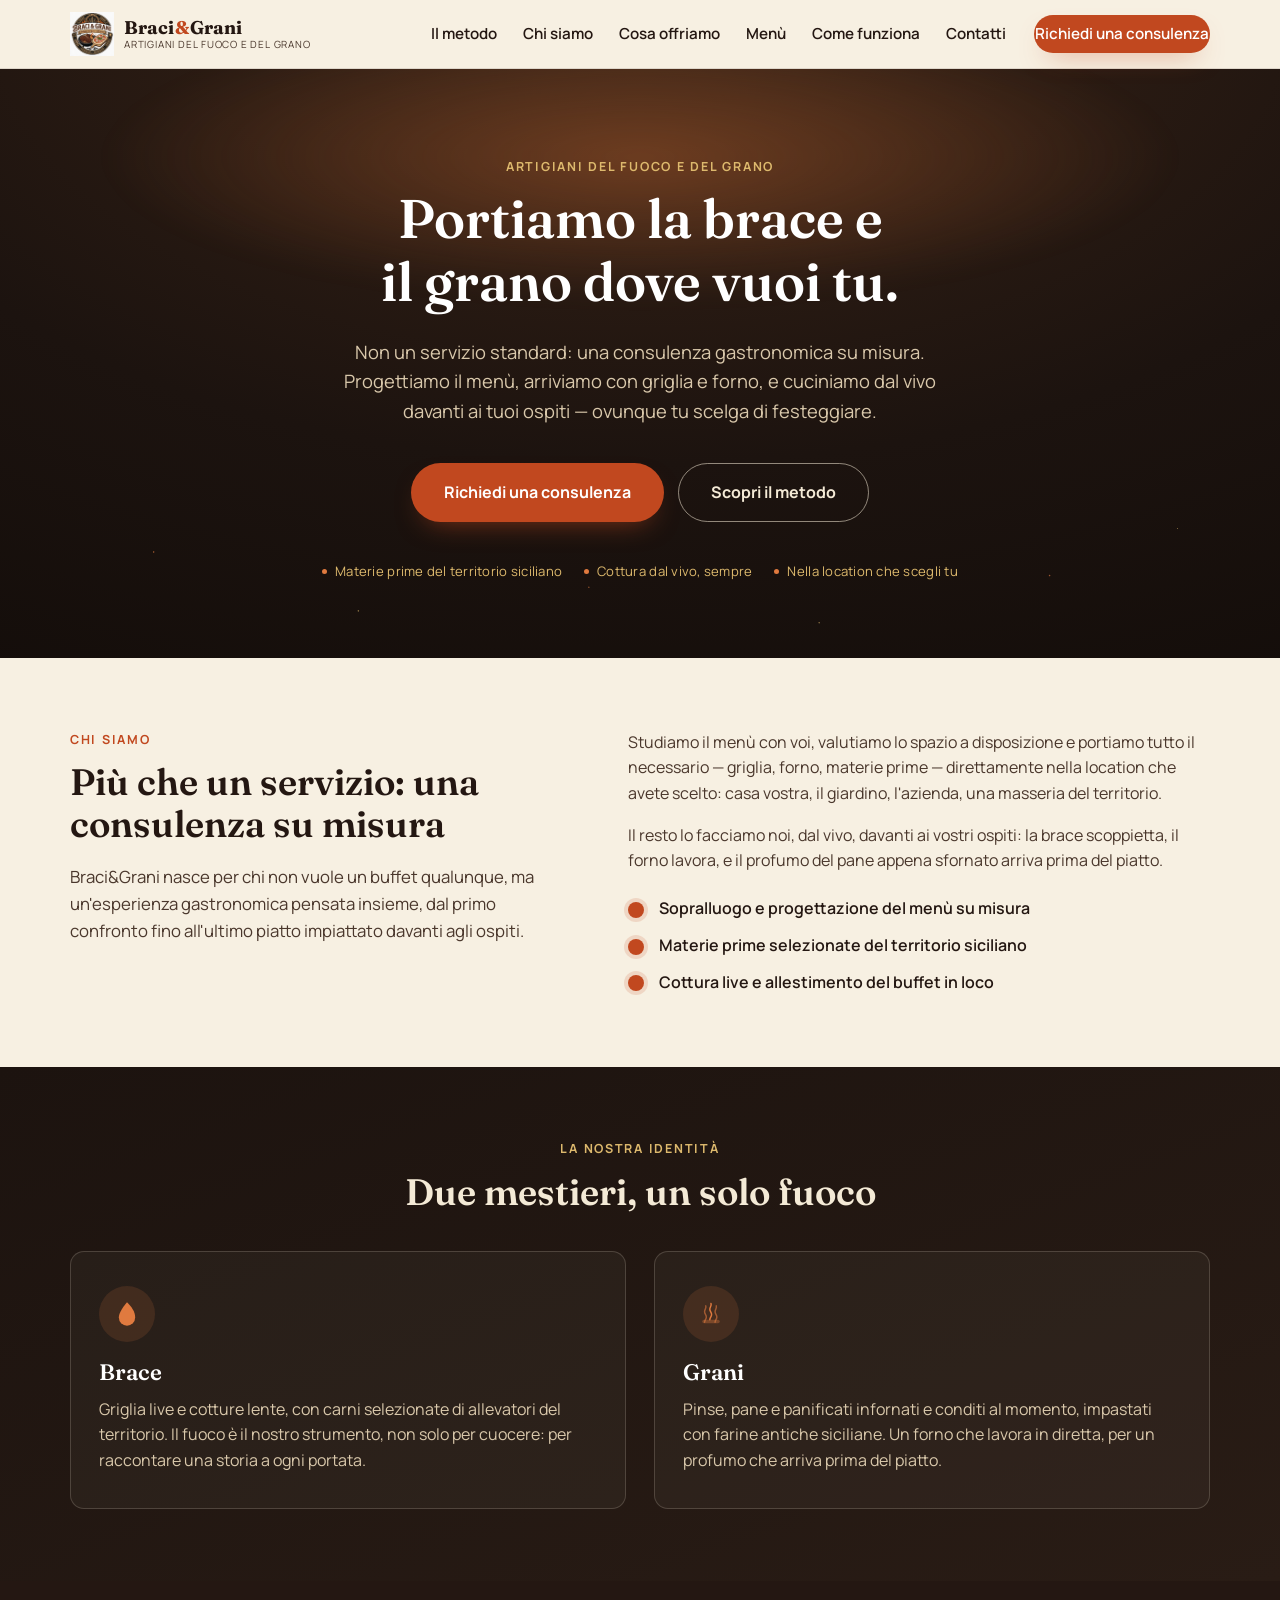
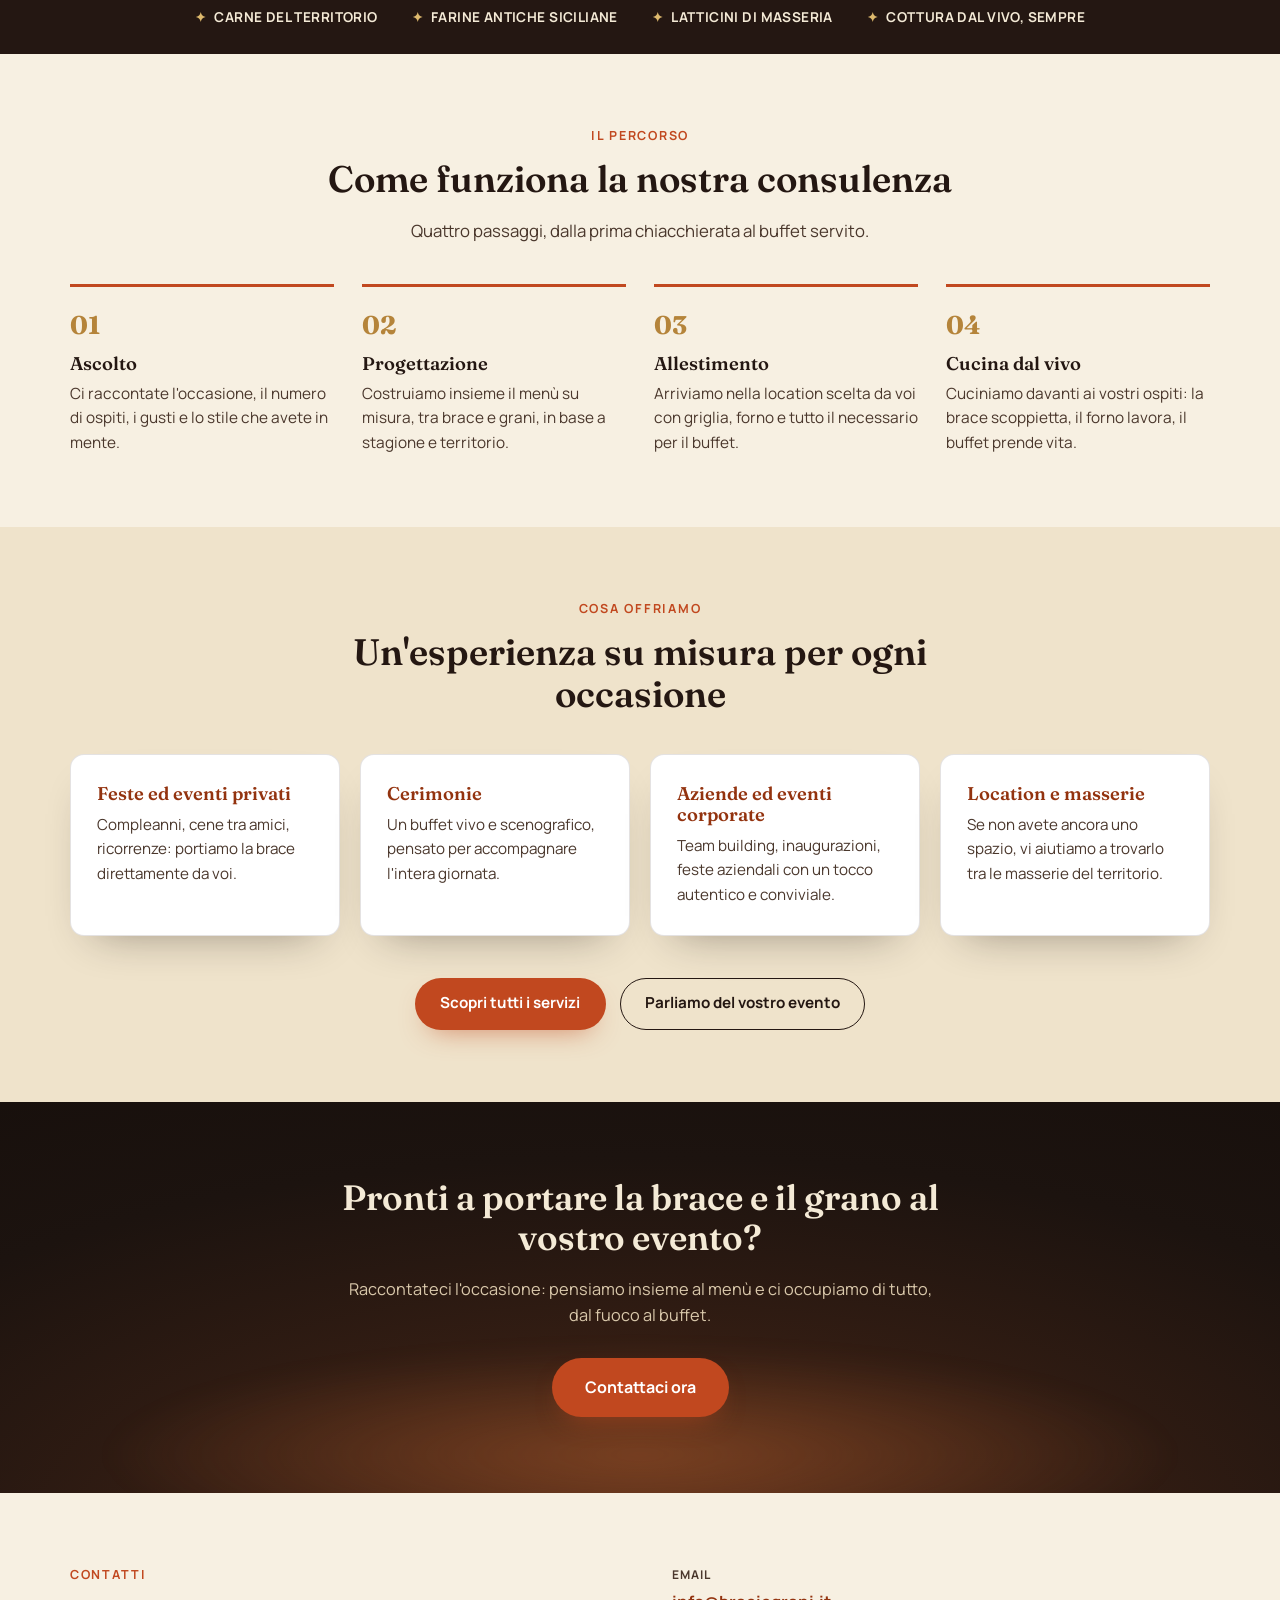
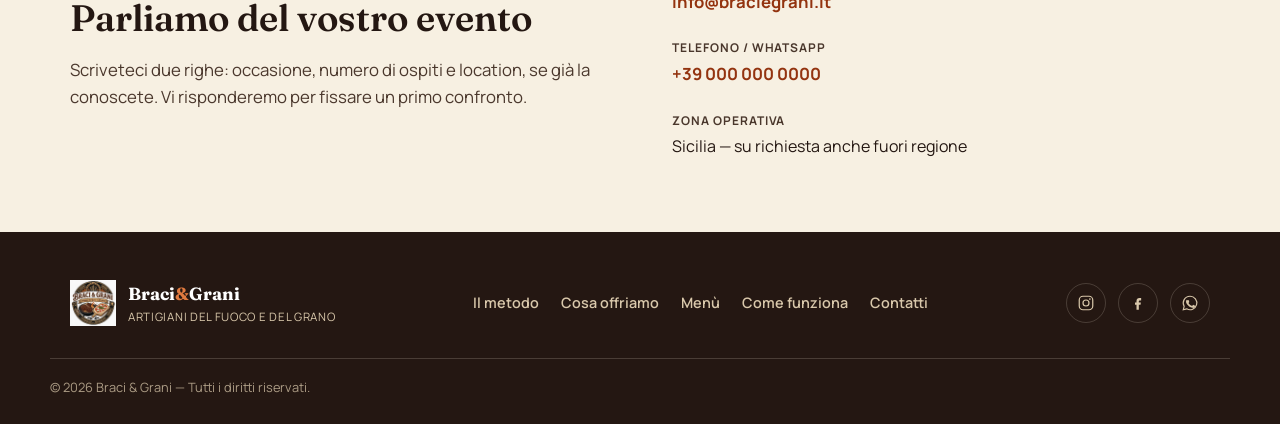
<file: index.html>
<!DOCTYPE html>
<html lang="it">
<head>
<meta charset="UTF-8">
<meta name="viewport" content="width=device-width, initial-scale=1.0">
<title>Braci &amp; Grani — Consulenza gastronomica a domicilio</title>
<meta name="description" content="Braci &amp; Grani: consulenza gastronomica su misura. Griglia live e panificazione al momento con materie prime del territorio siciliano, ovunque tu scelga di festeggiare.">
<link rel="icon" type="image/png" href="assets/logo-braci-e-grani.png">
<link rel="preconnect" href="https://fonts.googleapis.com">
<link rel="preconnect" href="https://fonts.gstatic.com" crossorigin>
<link href="https://fonts.googleapis.com/css2?family=Fraunces:ital,opsz,wght@0,9..144,400;0,9..144,600;0,9..144,700;1,9..144,500&family=Manrope:wght@400;500;600;700;800&display=swap" rel="stylesheet">
<link rel="stylesheet" href="css/style.css">
</head>
<body>

<a class="skip-link" href="#contenuto">Vai al contenuto</a>

<header class="site-header" id="header">
  <div class="container header-inner">
    <a class="brand" href="#top" aria-label="Braci &amp; Grani, torna in cima alla pagina">
      <img class="brand-mark" src="assets/logo-braci-e-grani.png" alt="Logo Braci &amp; Grani">
      <span class="brand-word">
        <span class="brand-name">Braci<span class="amp">&amp;</span>Grani</span>
        <span class="brand-tag">Artigiani del fuoco e del grano</span>
      </span>
    </a>

    <button class="nav-toggle" id="navToggle" aria-expanded="false" aria-controls="primaryNav" aria-label="Apri il menu di navigazione">
      <span class="nav-toggle-bar"></span>
      <span class="nav-toggle-bar"></span>
      <span class="nav-toggle-bar"></span>
    </button>

    <nav class="primary-nav" id="primaryNav" aria-label="Navigazione principale">
      <ul>
        <li><a href="#metodo">Il metodo</a></li>
        <li><a href="#identita">Chi siamo</a></li>
        <li><a href="servizi.html">Cosa offriamo</a></li>
        <li><a href="menu.html">Menù</a></li>
        <li><a href="#come-funziona">Come funziona</a></li>
        <li><a href="#contatti">Contatti</a></li>
      </ul>
      <a class="btn btn-primary nav-cta" href="#contatti">Richiedi una consulenza</a>
    </nav>
  </div>
</header>

<main id="contenuto">

  <!-- HERO -->
  <section class="hero" id="top">
    <div class="hero-glow" aria-hidden="true"></div>
    <div class="hero-embers" aria-hidden="true"></div>
    <div class="container hero-inner">
      <p class="eyebrow eyebrow-light">Artigiani del fuoco e del grano</p>
      <h1 class="hero-title">Portiamo la brace e il grano dove vuoi tu.</h1>
      <p class="hero-sub">Non un servizio standard: una consulenza gastronomica su misura. Progettiamo il menù, arriviamo con griglia e forno, e cuciniamo dal vivo davanti ai tuoi ospiti — ovunque tu scelga di festeggiare.</p>
      <div class="hero-actions">
        <a class="btn btn-primary btn-lg" href="#contatti">Richiedi una consulenza</a>
        <a class="btn btn-outline btn-lg" href="#metodo">Scopri il metodo</a>
      </div>
      <ul class="hero-trust">
        <li>Materie prime del territorio siciliano</li>
        <li>Cottura dal vivo, sempre</li>
        <li>Nella location che scegli tu</li>
      </ul>
    </div>
  </section>

  <!-- METODO / POSITIONING -->
  <section class="section" id="metodo">
    <div class="container section-split">
      <div class="section-head">
        <p class="eyebrow">Chi siamo</p>
        <h2>Più che un servizio: una consulenza su misura</h2>
        <p class="lead">Braci&amp;Grani nasce per chi non vuole un buffet qualunque, ma un'esperienza gastronomica pensata insieme, dal primo confronto fino all'ultimo piatto impiattato davanti agli ospiti.</p>
      </div>
      <div class="section-body">
        <p>Studiamo il menù con voi, valutiamo lo spazio a disposizione e portiamo tutto il necessario — griglia, forno, materie prime — direttamente nella location che avete scelto: casa vostra, il giardino, l'azienda, una masseria del territorio.</p>
        <p>Il resto lo facciamo noi, dal vivo, davanti ai vostri ospiti: la brace scoppietta, il forno lavora, e il profumo del pane appena sfornato arriva prima del piatto.</p>
        <ul class="check-list">
          <li>Sopralluogo e progettazione del menù su misura</li>
          <li>Materie prime selezionate del territorio siciliano</li>
          <li>Cottura live e allestimento del buffet in loco</li>
        </ul>
      </div>
    </div>
  </section>

  <!-- DUE PILASTRI -->
  <section class="section section-dark" id="identita">
    <div class="container">
      <div class="section-head section-head-center">
        <p class="eyebrow eyebrow-light">La nostra identità</p>
        <h2 class="text-light">Due mestieri, un solo fuoco</h2>
      </div>

      <div class="pillars">
        <article class="pillar">
          <span class="pillar-icon" aria-hidden="true">
            <svg viewBox="0 0 24 24" fill="none" xmlns="http://www.w3.org/2000/svg">
              <path d="M12 2C7 8 5 12 5 15a7 7 0 0 0 14 0C19 10 16 6 12 2Z" fill="currentColor"/>
            </svg>
          </span>
          <h3>Brace</h3>
          <p>Griglia live e cotture lente, con carni selezionate di allevatori del territorio. Il fuoco è il nostro strumento, non solo per cuocere: per raccontare una storia a ogni portata.</p>
        </article>

        <article class="pillar">
          <span class="pillar-icon" aria-hidden="true">
            <svg viewBox="0 0 48 48" fill="none" xmlns="http://www.w3.org/2000/svg">
              <path d="M24 6c1.5 4-2 6-2 10s3 5 3 9-3 5-3 9" stroke="currentColor" stroke-width="2.5" stroke-linecap="round"/>
              <path d="M15 10c1.5 4-2 6-2 10s3 5 3 9-3 5-3 9" stroke="currentColor" stroke-width="2.5" stroke-linecap="round" opacity="0.6"/>
              <path d="M33 10c1.5 4-2 6-2 10s3 5 3 9-3 5-3 9" stroke="currentColor" stroke-width="2.5" stroke-linecap="round" opacity="0.6"/>
              <rect x="9" y="34" width="30" height="6" rx="3" fill="currentColor" opacity="0.35"/>
            </svg>
          </span>
          <h3>Grani</h3>
          <p>Pinse, pane e panificati infornati e conditi al momento, impastati con farine antiche siciliane. Un forno che lavora in diretta, per un profumo che arriva prima del piatto.</p>
        </article>
      </div>
    </div>
  </section>

  <!-- TERRITORIO STRIP -->
  <section class="territory">
    <div class="container territory-inner">
      <ul class="territory-list">
        <li><span class="territory-icon" aria-hidden="true">✦</span>Carne del territorio</li>
        <li><span class="territory-icon" aria-hidden="true">✦</span>Farine antiche siciliane</li>
        <li><span class="territory-icon" aria-hidden="true">✦</span>Latticini di masseria</li>
        <li><span class="territory-icon" aria-hidden="true">✦</span>Cottura dal vivo, sempre</li>
      </ul>
    </div>
  </section>

  <!-- COME FUNZIONA -->
  <section class="section" id="come-funziona">
    <div class="container">
      <div class="section-head section-head-center">
        <p class="eyebrow">Il percorso</p>
        <h2>Come funziona la nostra consulenza</h2>
        <p class="lead lead-center">Quattro passaggi, dalla prima chiacchierata al buffet servito.</p>
      </div>

      <ol class="steps">
        <li class="step">
          <span class="step-number">01</span>
          <h3>Ascolto</h3>
          <p>Ci raccontate l'occasione, il numero di ospiti, i gusti e lo stile che avete in mente.</p>
        </li>
        <li class="step">
          <span class="step-number">02</span>
          <h3>Progettazione</h3>
          <p>Costruiamo insieme il menù su misura, tra brace e grani, in base a stagione e territorio.</p>
        </li>
        <li class="step">
          <span class="step-number">03</span>
          <h3>Allestimento</h3>
          <p>Arriviamo nella location scelta da voi con griglia, forno e tutto il necessario per il buffet.</p>
        </li>
        <li class="step">
          <span class="step-number">04</span>
          <h3>Cucina dal vivo</h3>
          <p>Cuciniamo davanti ai vostri ospiti: la brace scoppietta, il forno lavora, il buffet prende vita.</p>
        </li>
      </ol>
    </div>
  </section>

  <!-- SERVIZI PREVIEW -->
  <section class="section section-alt" id="servizi">
    <div class="container">
      <div class="section-head section-head-center">
        <p class="eyebrow">Cosa offriamo</p>
        <h2>Un'esperienza su misura per ogni occasione</h2>
      </div>

      <div class="cards">
        <article class="card">
          <h3>Feste ed eventi privati</h3>
          <p>Compleanni, cene tra amici, ricorrenze: portiamo la brace direttamente da voi.</p>
        </article>
        <article class="card">
          <h3>Cerimonie</h3>
          <p>Un buffet vivo e scenografico, pensato per accompagnare l'intera giornata.</p>
        </article>
        <article class="card">
          <h3>Aziende ed eventi corporate</h3>
          <p>Team building, inaugurazioni, feste aziendali con un tocco autentico e conviviale.</p>
        </article>
        <article class="card">
          <h3>Location e masserie</h3>
          <p>Se non avete ancora uno spazio, vi aiutiamo a trovarlo tra le masserie del territorio.</p>
        </article>
      </div>

      <div class="section-cta section-cta-multi">
        <a class="btn btn-primary" href="servizi.html">Scopri tutti i servizi</a>
        <a class="btn btn-outline-dark" href="#contatti">Parliamo del vostro evento</a>
      </div>
    </div>
  </section>

  <!-- CTA FINALE -->
  <section class="cta-final">
    <div class="hero-glow hero-glow-cta" aria-hidden="true"></div>
    <div class="container cta-final-inner">
      <h2 class="text-light">Pronti a portare la brace e il grano al vostro evento?</h2>
      <p class="text-light-soft">Raccontateci l'occasione: pensiamo insieme al menù e ci occupiamo di tutto, dal fuoco al buffet.</p>
      <a class="btn btn-primary btn-lg" href="#contatti">Contattaci ora</a>
    </div>
  </section>

  <!-- CONTATTI -->
  <section class="section" id="contatti">
    <div class="container contact-inner">
      <div class="section-head">
        <p class="eyebrow">Contatti</p>
        <h2>Parliamo del vostro evento</h2>
        <p class="lead">Scriveteci due righe: occasione, numero di ospiti e location, se già la conoscete. Vi risponderemo per fissare un primo confronto.</p>
      </div>
      <ul class="contact-list">
        <li>
          <span class="contact-label">Email</span>
          <a href="mailto:info@braciegrani.it">info@braciegrani.it</a>
        </li>
        <li>
          <span class="contact-label">Telefono / WhatsApp</span>
          <a href="tel:+390000000000">+39 000 000 0000</a>
        </li>
        <li>
          <span class="contact-label">Zona operativa</span>
          <span>Sicilia — su richiesta anche fuori regione</span>
        </li>
      </ul>
    </div>
  </section>

</main>

<footer class="site-footer">
  <div class="container footer-inner">
    <div class="footer-brand">
      <img class="footer-mark" src="assets/logo-braci-e-grani.png" alt="Logo Braci &amp; Grani">
      <div>
        <p class="footer-name">Braci<span class="amp">&amp;</span>Grani</p>
        <p class="footer-tag">Artigiani del fuoco e del grano</p>
      </div>
    </div>

    <nav class="footer-nav" aria-label="Navigazione footer">
      <a href="#metodo">Il metodo</a>
      <a href="servizi.html">Cosa offriamo</a>
      <a href="menu.html">Menù</a>
      <a href="#come-funziona">Come funziona</a>
      <a href="#contatti">Contatti</a>
    </nav>

    <ul class="social-list" aria-label="Profili social">
      <li>
        <a href="#" aria-label="Instagram Braci e Grani">
          <svg viewBox="0 0 24 24" fill="none" aria-hidden="true"><rect x="3" y="3" width="18" height="18" rx="5" stroke="currentColor" stroke-width="1.6"/><circle cx="12" cy="12" r="4" stroke="currentColor" stroke-width="1.6"/><circle cx="17.2" cy="6.8" r="1.1" fill="currentColor"/></svg>
        </a>
      </li>
      <li>
        <a href="#" aria-label="Facebook Braci e Grani">
          <svg viewBox="0 0 24 24" fill="none" aria-hidden="true"><path d="M14 8.5h2.2V5.4h-2.4c-2.3 0-3.8 1.5-3.8 3.9v2H8v3.1h2v6.6h3.1v-6.6h2.3l.4-3.1h-2.7V9.6c0-.8.4-1.1 1-1.1Z" fill="currentColor"/></svg>
        </a>
      </li>
      <li>
        <a href="#" aria-label="WhatsApp Braci e Grani">
          <svg viewBox="0 0 24 24" fill="none" aria-hidden="true"><path d="M12 3a9 9 0 0 0-7.8 13.5L3 21l4.6-1.2A9 9 0 1 0 12 3Z" stroke="currentColor" stroke-width="1.5"/><path d="M8.5 8.6c.2-.5.4-.5.7-.5h.5c.2 0 .4 0 .6.4.2.5.7 1.7.7 1.8.1.1.1.3 0 .4-.1.2-.1.3-.3.4-.1.2-.3.3-.4.5-.1.1-.3.3-.1.6.2.3.8 1.3 1.7 2.1 1.2 1 2.1 1.3 2.5 1.5.3.1.5.1.6-.1.2-.2.7-.8.9-1.1.2-.2.4-.2.6-.1.2.1 1.5.7 1.8.8.3.1.5.2.5.3.1.2.1.9-.2 1.5-.3.7-1.5 1.3-2.1 1.4-.6.1-1.1.2-3.6-.8-3-1.2-4.9-4.2-5-4.4-.1-.2-1.2-1.6-1.2-3s.7-2.2 1-2.5Z" fill="currentColor"/></svg>
        </a>
      </li>
    </ul>
  </div>

  <div class="container footer-bottom">
    <p>© 2026 Braci &amp; Grani — Tutti i diritti riservati.</p>
  </div>
</footer>

<script src="js/main.js"></script>
</body>
</html>
</file>
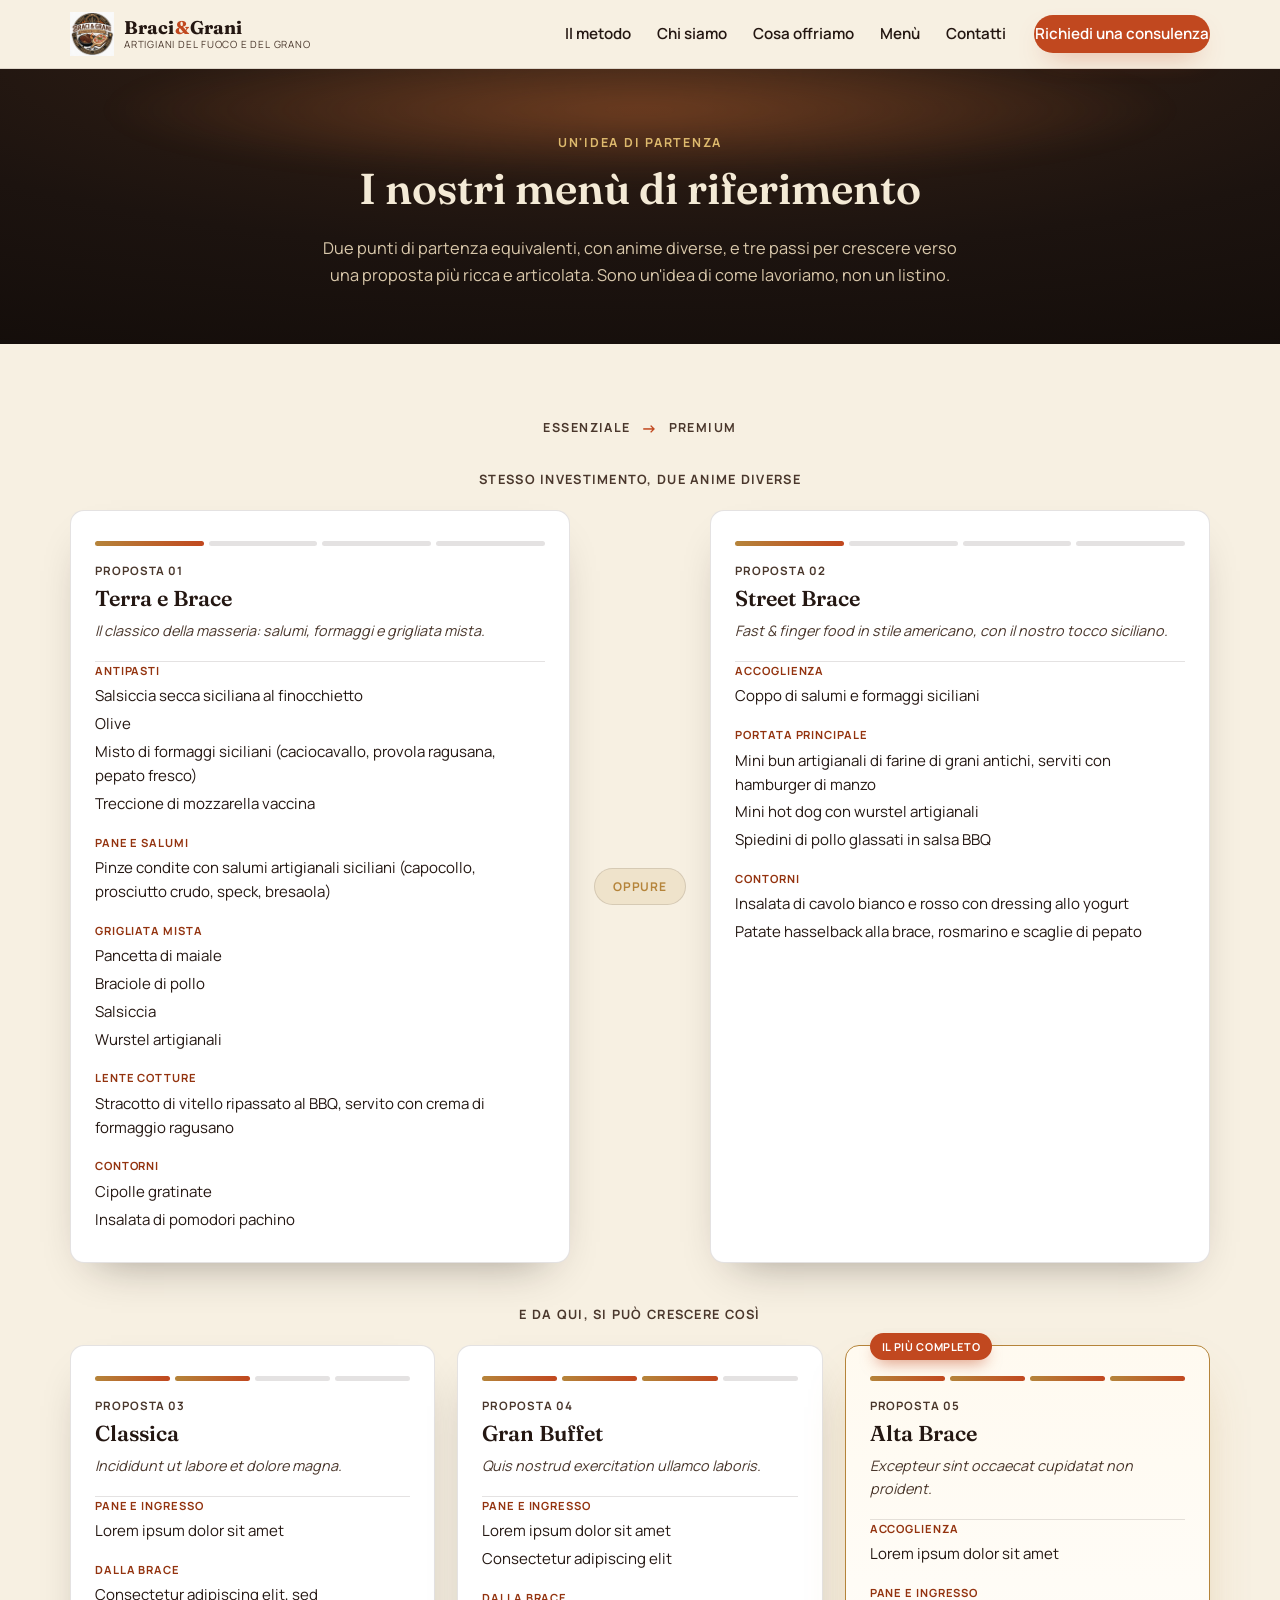
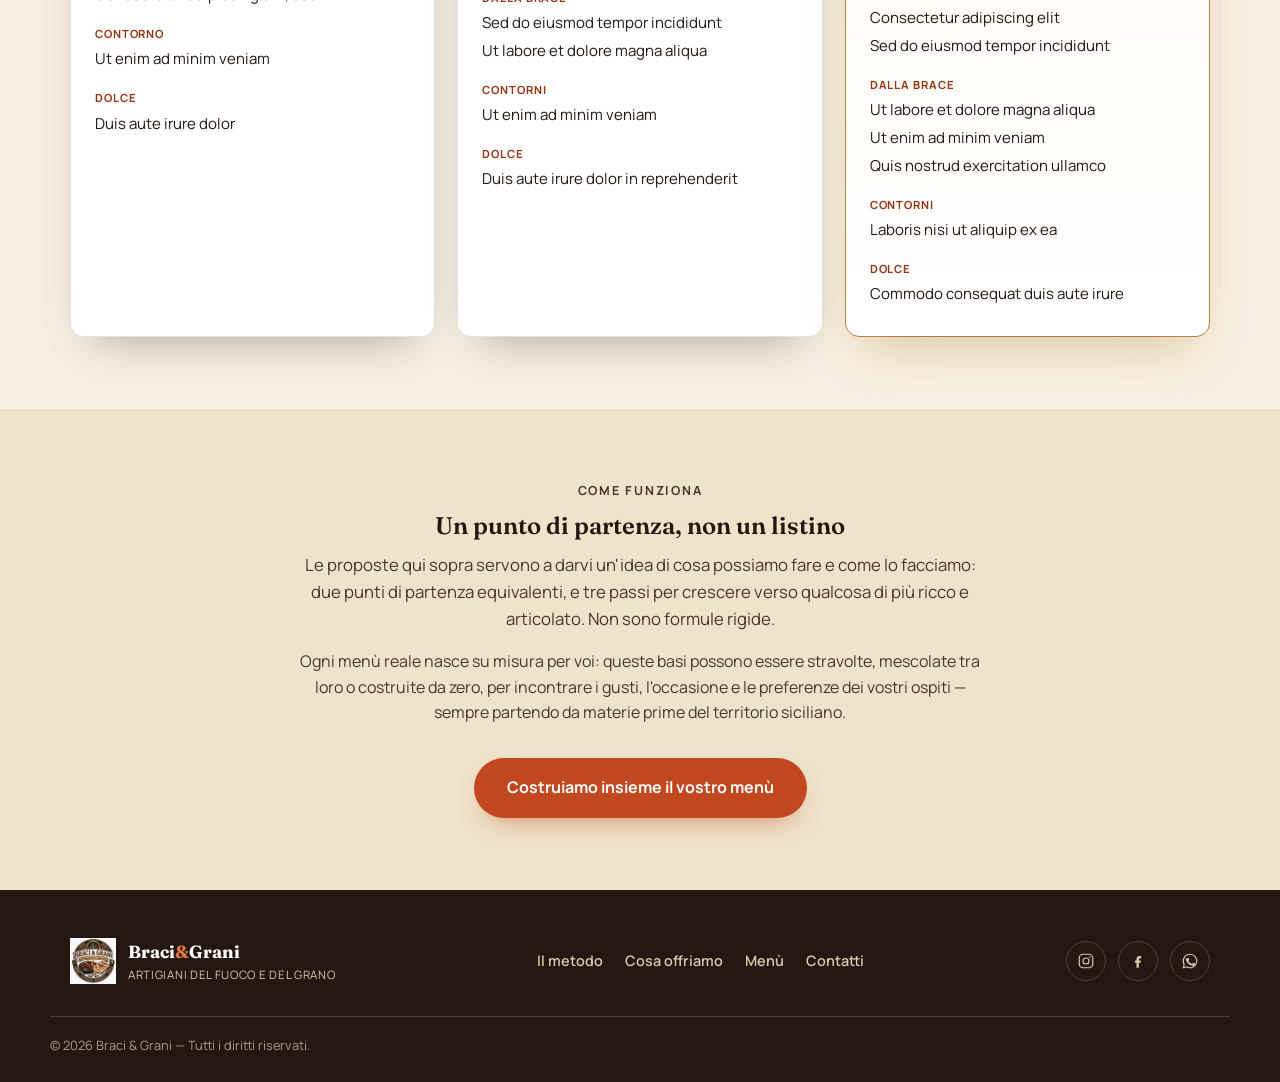
<file: menu.html>
<!DOCTYPE html>
<html lang="it">
<head>
<meta charset="UTF-8">
<meta name="viewport" content="width=device-width, initial-scale=1.0">
<title>Braci &amp; Grani — I nostri menù</title>
<meta name="description" content="Le basi di riferimento di Braci &amp; Grani: due punti di partenza equivalenti, con anime diverse, e tre passi per crescere verso una proposta più ricca. Un'idea di come lavoriamo, non un listino.">
<link rel="icon" type="image/png" href="assets/logo-braci-e-grani.png">
<link rel="preconnect" href="https://fonts.googleapis.com">
<link rel="preconnect" href="https://fonts.gstatic.com" crossorigin>
<link href="https://fonts.googleapis.com/css2?family=Fraunces:ital,opsz,wght@0,9..144,400;0,9..144,600;0,9..144,700;1,9..144,500&family=Manrope:wght@400;500;600;700;800&display=swap" rel="stylesheet">
<link rel="stylesheet" href="css/style.css">
</head>
<body>

<a class="skip-link" href="#contenuto">Vai al contenuto</a>

<header class="site-header" id="header">
  <div class="container header-inner">
    <a class="brand" href="index.html" aria-label="Braci &amp; Grani, torna alla home">
      <img class="brand-mark" src="assets/logo-braci-e-grani.png" alt="Logo Braci &amp; Grani">
      <span class="brand-word">
        <span class="brand-name">Braci<span class="amp">&amp;</span>Grani</span>
        <span class="brand-tag">Artigiani del fuoco e del grano</span>
      </span>
    </a>

    <button class="nav-toggle" id="navToggle" aria-expanded="false" aria-controls="primaryNav" aria-label="Apri il menu di navigazione">
      <span class="nav-toggle-bar"></span>
      <span class="nav-toggle-bar"></span>
      <span class="nav-toggle-bar"></span>
    </button>

    <nav class="primary-nav" id="primaryNav" aria-label="Navigazione principale">
      <ul>
        <li><a href="index.html#metodo">Il metodo</a></li>
        <li><a href="index.html#identita">Chi siamo</a></li>
        <li><a href="servizi.html">Cosa offriamo</a></li>
        <li><a href="menu.html" aria-current="page">Menù</a></li>
        <li><a href="index.html#contatti">Contatti</a></li>
      </ul>
      <a class="btn btn-primary nav-cta" href="index.html#contatti">Richiedi una consulenza</a>
    </nav>
  </div>
</header>

<main id="contenuto">

  <!-- PAGE HEADER -->
  <section class="page-header">
    <div class="hero-glow" aria-hidden="true"></div>
    <div class="container page-header-inner">
      <p class="eyebrow eyebrow-light">Un'idea di partenza</p>
      <h1 class="text-light">I nostri menù di riferimento</h1>
      <p class="page-header-sub">Due punti di partenza equivalenti, con anime diverse, e tre passi per crescere verso una proposta più ricca e articolata. Sono un'idea di come lavoriamo, non un listino.</p>
    </div>
  </section>

  <!-- MENU COMPARISON -->
  <section class="section" id="menu-proposte">
    <div class="container">

      <div class="menu-scale" aria-hidden="true">
        <span>Essenziale</span>
        <span class="menu-scale-arrow">→</span>
        <span>Premium</span>
      </div>

      <!-- LE DUE BASI, STESSO INVESTIMENTO -->
      <p class="menu-group-label">Stesso investimento, due anime diverse</p>

      <div class="menu-pair-grid">

        <!-- MENU 1 — TERRA E BRACE -->
        <article class="menu-card">
          <div class="menu-card-head">
            <div class="menu-meter" aria-hidden="true"><span class="on"></span><span></span><span></span><span></span></div>
            <p class="menu-kicker">Proposta 01</p>
            <h2>Terra e Brace</h2>
            <p class="menu-tagline">Il classico della masseria: salumi, formaggi e grigliata mista.</p>
          </div>
          <div class="menu-card-body">
            <div class="menu-course">
              <p class="menu-course-label">Antipasti</p>
              <p class="menu-course-item">Salsiccia secca siciliana al finocchietto</p>
              <p class="menu-course-item">Olive</p>
              <p class="menu-course-item">Misto di formaggi siciliani (caciocavallo, provola ragusana, pepato fresco)</p>
              <p class="menu-course-item">Treccione di mozzarella vaccina</p>
            </div>
            <div class="menu-course">
              <p class="menu-course-label">Pane e salumi</p>
              <p class="menu-course-item">Pinze condite con salumi artigianali siciliani (capocollo, prosciutto crudo, speck, bresaola)</p>
            </div>
            <div class="menu-course">
              <p class="menu-course-label">Grigliata mista</p>
              <p class="menu-course-item">Pancetta di maiale</p>
              <p class="menu-course-item">Braciole di pollo</p>
              <p class="menu-course-item">Salsiccia</p>
              <p class="menu-course-item">Wurstel artigianali</p>
            </div>
            <div class="menu-course">
              <p class="menu-course-label">Lente cotture</p>
              <p class="menu-course-item">Stracotto di vitello ripassato al BBQ, servito con crema di formaggio ragusano</p>
            </div>
            <div class="menu-course">
              <p class="menu-course-label">Contorni</p>
              <p class="menu-course-item">Cipolle gratinate</p>
              <p class="menu-course-item">Insalata di pomodori pachino</p>
            </div>
          </div>
        </article>

        <div class="menu-or" aria-hidden="true"><span>oppure</span></div>

        <!-- MENU 2 — STREET BRACE -->
        <article class="menu-card">
          <div class="menu-card-head">
            <div class="menu-meter" aria-hidden="true"><span class="on"></span><span></span><span></span><span></span></div>
            <p class="menu-kicker">Proposta 02</p>
            <h2>Street Brace</h2>
            <p class="menu-tagline">Fast &amp; finger food in stile americano, con il nostro tocco siciliano.</p>
          </div>
          <div class="menu-card-body">
            <div class="menu-course">
              <p class="menu-course-label">Accoglienza</p>
              <p class="menu-course-item">Coppo di salumi e formaggi siciliani</p>
            </div>
            <div class="menu-course">
              <p class="menu-course-label">Portata principale</p>
              <p class="menu-course-item">Mini bun artigianali di farine di grani antichi, serviti con hamburger di manzo</p>
              <p class="menu-course-item">Mini hot dog con wurstel artigianali</p>
              <p class="menu-course-item">Spiedini di pollo glassati in salsa BBQ</p>
            </div>
            <div class="menu-course">
              <p class="menu-course-label">Contorni</p>
              <p class="menu-course-item">Insalata di cavolo bianco e rosso con dressing allo yogurt</p>
              <p class="menu-course-item">Patate hasselback alla brace, rosmarino e scaglie di pepato</p>
            </div>
          </div>
        </article>

      </div>

      <!-- DA QUI SI CRESCE -->
      <p class="menu-group-label menu-group-label-grow">E da qui, si può crescere così</p>

      <div class="menu-grid">

        <!-- MENU 3 — CLASSICA -->
        <article class="menu-card">
          <div class="menu-card-head">
            <div class="menu-meter" aria-hidden="true"><span class="on"></span><span class="on"></span><span></span><span></span></div>
            <p class="menu-kicker">Proposta 03</p>
            <h2>Classica</h2>
            <p class="menu-tagline">Incididunt ut labore et dolore magna.</p>
          </div>
          <div class="menu-card-body">
            <div class="menu-course">
              <p class="menu-course-label">Pane e ingresso</p>
              <p class="menu-course-item">Lorem ipsum dolor sit amet</p>
            </div>
            <div class="menu-course">
              <p class="menu-course-label">Dalla brace</p>
              <p class="menu-course-item">Consectetur adipiscing elit, sed</p>
            </div>
            <div class="menu-course">
              <p class="menu-course-label">Contorno</p>
              <p class="menu-course-item">Ut enim ad minim veniam</p>
            </div>
            <div class="menu-course">
              <p class="menu-course-label">Dolce</p>
              <p class="menu-course-item">Duis aute irure dolor</p>
            </div>
          </div>
        </article>

        <!-- MENU 4 — GRAN BUFFET -->
        <article class="menu-card">
          <div class="menu-card-head">
            <div class="menu-meter" aria-hidden="true"><span class="on"></span><span class="on"></span><span class="on"></span><span></span></div>
            <p class="menu-kicker">Proposta 04</p>
            <h2>Gran Buffet</h2>
            <p class="menu-tagline">Quis nostrud exercitation ullamco laboris.</p>
          </div>
          <div class="menu-card-body">
            <div class="menu-course">
              <p class="menu-course-label">Pane e ingresso</p>
              <p class="menu-course-item">Lorem ipsum dolor sit amet</p>
              <p class="menu-course-item">Consectetur adipiscing elit</p>
            </div>
            <div class="menu-course">
              <p class="menu-course-label">Dalla brace</p>
              <p class="menu-course-item">Sed do eiusmod tempor incididunt</p>
              <p class="menu-course-item">Ut labore et dolore magna aliqua</p>
            </div>
            <div class="menu-course">
              <p class="menu-course-label">Contorni</p>
              <p class="menu-course-item">Ut enim ad minim veniam</p>
            </div>
            <div class="menu-course">
              <p class="menu-course-label">Dolce</p>
              <p class="menu-course-item">Duis aute irure dolor in reprehenderit</p>
            </div>
          </div>
        </article>

        <!-- MENU 5 — ALTA BRACE (premium) -->
        <article class="menu-card menu-card-featured">
          <p class="menu-featured-flag">Il più completo</p>
          <div class="menu-card-head">
            <div class="menu-meter" aria-hidden="true"><span class="on"></span><span class="on"></span><span class="on"></span><span class="on"></span></div>
            <p class="menu-kicker">Proposta 05</p>
            <h2>Alta Brace</h2>
            <p class="menu-tagline">Excepteur sint occaecat cupidatat non proident.</p>
          </div>
          <div class="menu-card-body">
            <div class="menu-course">
              <p class="menu-course-label">Accoglienza</p>
              <p class="menu-course-item">Lorem ipsum dolor sit amet</p>
            </div>
            <div class="menu-course">
              <p class="menu-course-label">Pane e ingresso</p>
              <p class="menu-course-item">Consectetur adipiscing elit</p>
              <p class="menu-course-item">Sed do eiusmod tempor incididunt</p>
            </div>
            <div class="menu-course">
              <p class="menu-course-label">Dalla brace</p>
              <p class="menu-course-item">Ut labore et dolore magna aliqua</p>
              <p class="menu-course-item">Ut enim ad minim veniam</p>
              <p class="menu-course-item">Quis nostrud exercitation ullamco</p>
            </div>
            <div class="menu-course">
              <p class="menu-course-label">Contorni</p>
              <p class="menu-course-item">Laboris nisi ut aliquip ex ea</p>
            </div>
            <div class="menu-course">
              <p class="menu-course-label">Dolce</p>
              <p class="menu-course-item">Commodo consequat duis aute irure</p>
            </div>
          </div>
        </article>

      </div>
    </div>
  </section>

  <!-- COME FUNZIONANO I MENÙ -->
  <section class="section section-alt">
    <div class="container callout">
      <p class="eyebrow">Come funziona</p>
      <h2>Un punto di partenza, non un listino</h2>
      <p class="lead">Le proposte qui sopra servono a darvi un'idea di cosa possiamo fare e come lo facciamo: due punti di partenza equivalenti, e tre passi per crescere verso qualcosa di più ricco e articolato. Non sono formule rigide.</p>
      <p>Ogni menù reale nasce su misura per voi: queste basi possono essere stravolte, mescolate tra loro o costruite da zero, per incontrare i gusti, l'occasione e le preferenze dei vostri ospiti — sempre partendo da materie prime del territorio siciliano.</p>
      <div class="section-cta">
        <a class="btn btn-primary btn-lg" href="index.html#contatti">Costruiamo insieme il vostro menù</a>
      </div>
    </div>
  </section>

</main>

<footer class="site-footer">
  <div class="container footer-inner">
    <div class="footer-brand">
      <img class="footer-mark" src="assets/logo-braci-e-grani.png" alt="Logo Braci &amp; Grani">
      <div>
        <p class="footer-name">Braci<span class="amp">&amp;</span>Grani</p>
        <p class="footer-tag">Artigiani del fuoco e del grano</p>
      </div>
    </div>

    <nav class="footer-nav" aria-label="Navigazione footer">
      <a href="index.html#metodo">Il metodo</a>
      <a href="servizi.html">Cosa offriamo</a>
      <a href="menu.html">Menù</a>
      <a href="index.html#contatti">Contatti</a>
    </nav>

    <ul class="social-list" aria-label="Profili social">
      <li>
        <a href="#" aria-label="Instagram Braci e Grani">
          <svg viewBox="0 0 24 24" fill="none" aria-hidden="true"><rect x="3" y="3" width="18" height="18" rx="5" stroke="currentColor" stroke-width="1.6"/><circle cx="12" cy="12" r="4" stroke="currentColor" stroke-width="1.6"/><circle cx="17.2" cy="6.8" r="1.1" fill="currentColor"/></svg>
        </a>
      </li>
      <li>
        <a href="#" aria-label="Facebook Braci e Grani">
          <svg viewBox="0 0 24 24" fill="none" aria-hidden="true"><path d="M14 8.5h2.2V5.4h-2.4c-2.3 0-3.8 1.5-3.8 3.9v2H8v3.1h2v6.6h3.1v-6.6h2.3l.4-3.1h-2.7V9.6c0-.8.4-1.1 1-1.1Z" fill="currentColor"/></svg>
        </a>
      </li>
      <li>
        <a href="#" aria-label="WhatsApp Braci e Grani">
          <svg viewBox="0 0 24 24" fill="none" aria-hidden="true"><path d="M12 3a9 9 0 0 0-7.8 13.5L3 21l4.6-1.2A9 9 0 1 0 12 3Z" stroke="currentColor" stroke-width="1.5"/><path d="M8.5 8.6c.2-.5.4-.5.7-.5h.5c.2 0 .4 0 .6.4.2.5.7 1.7.7 1.8.1.1.1.3 0 .4-.1.2-.1.3-.3.4-.1.2-.3.3-.4.5-.1.1-.3.3-.1.6.2.3.8 1.3 1.7 2.1 1.2 1 2.1 1.3 2.5 1.5.3.1.5.1.6-.1.2-.2.7-.8.9-1.1.2-.2.4-.2.6-.1.2.1 1.5.7 1.8.8.3.1.5.2.5.3.1.2.1.9-.2 1.5-.3.7-1.5 1.3-2.1 1.4-.6.1-1.1.2-3.6-.8-3-1.2-4.9-4.2-5-4.4-.1-.2-1.2-1.6-1.2-3s.7-2.2 1-2.5Z" fill="currentColor"/></svg>
        </a>
      </li>
    </ul>
  </div>

  <div class="container footer-bottom">
    <p>© 2026 Braci &amp; Grani — Tutti i diritti riservati.</p>
  </div>
</footer>

<script src="js/main.js"></script>
</body>
</html>
</file>
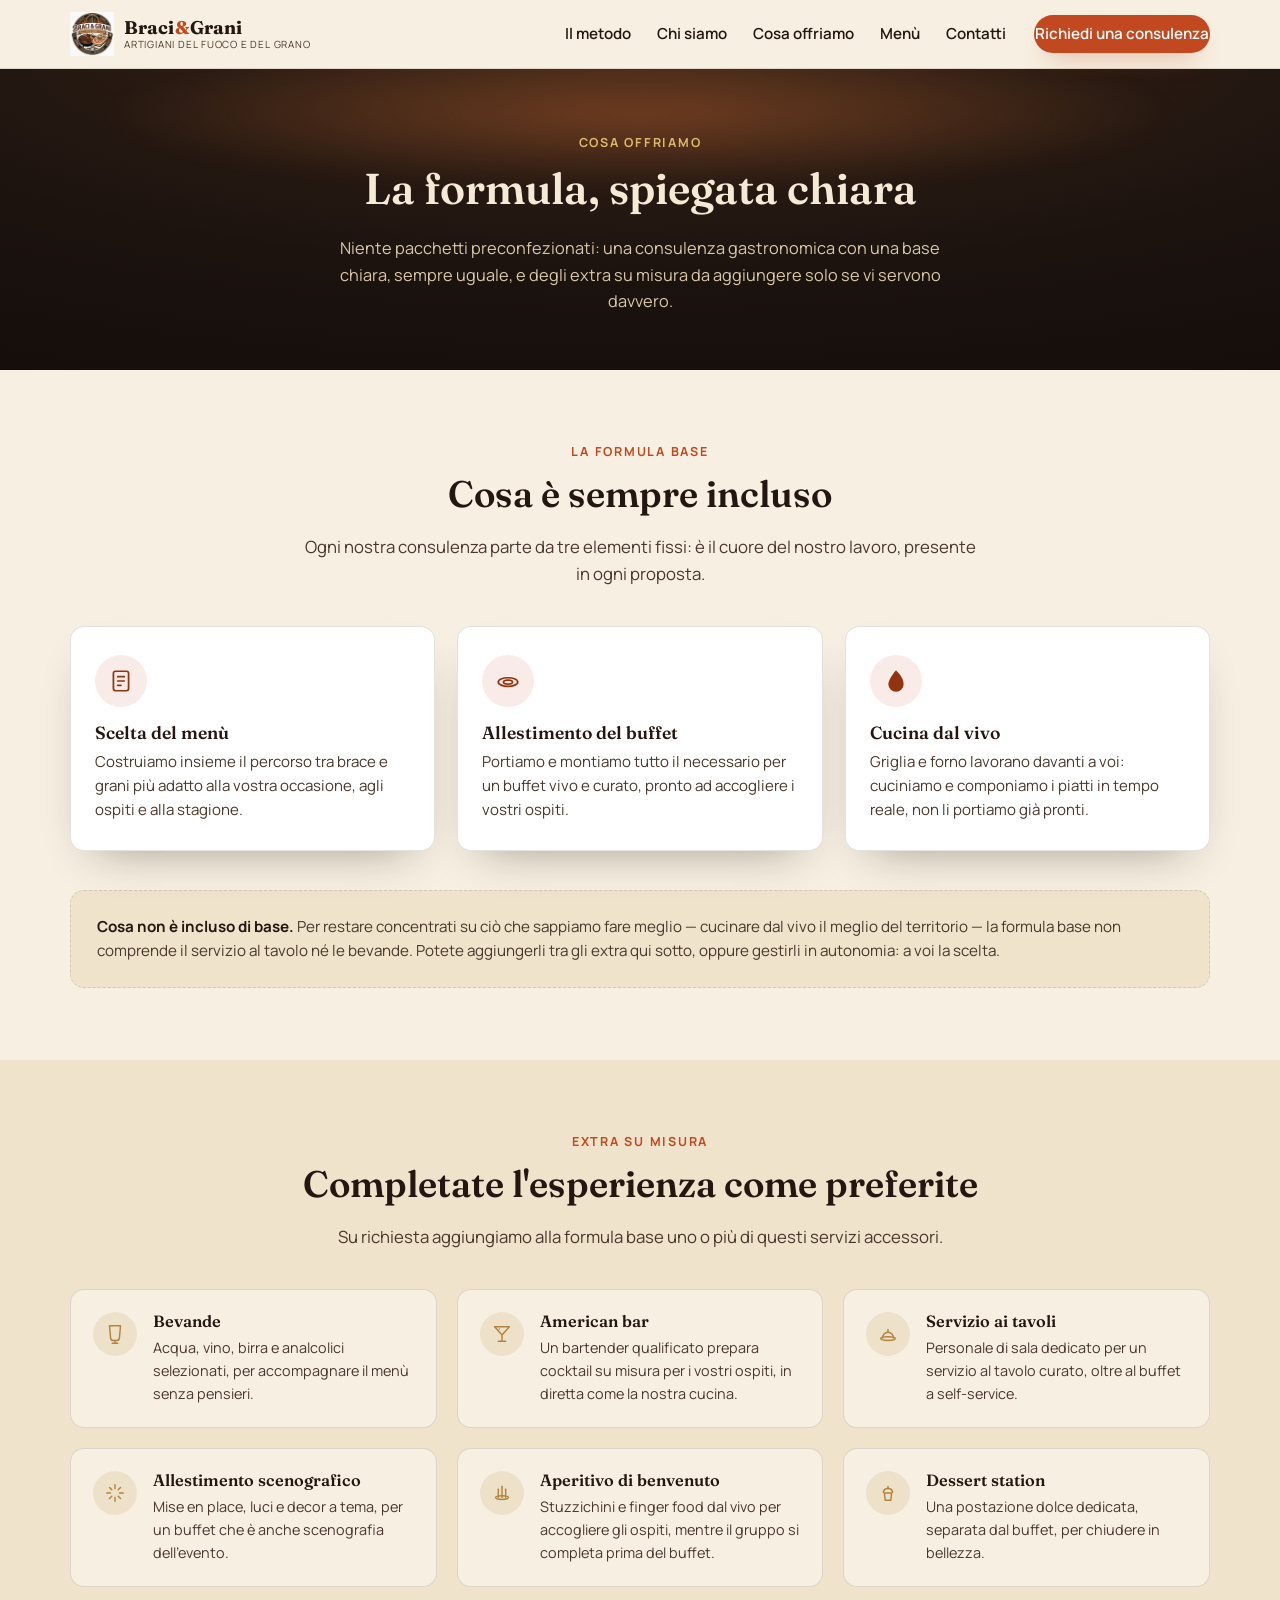
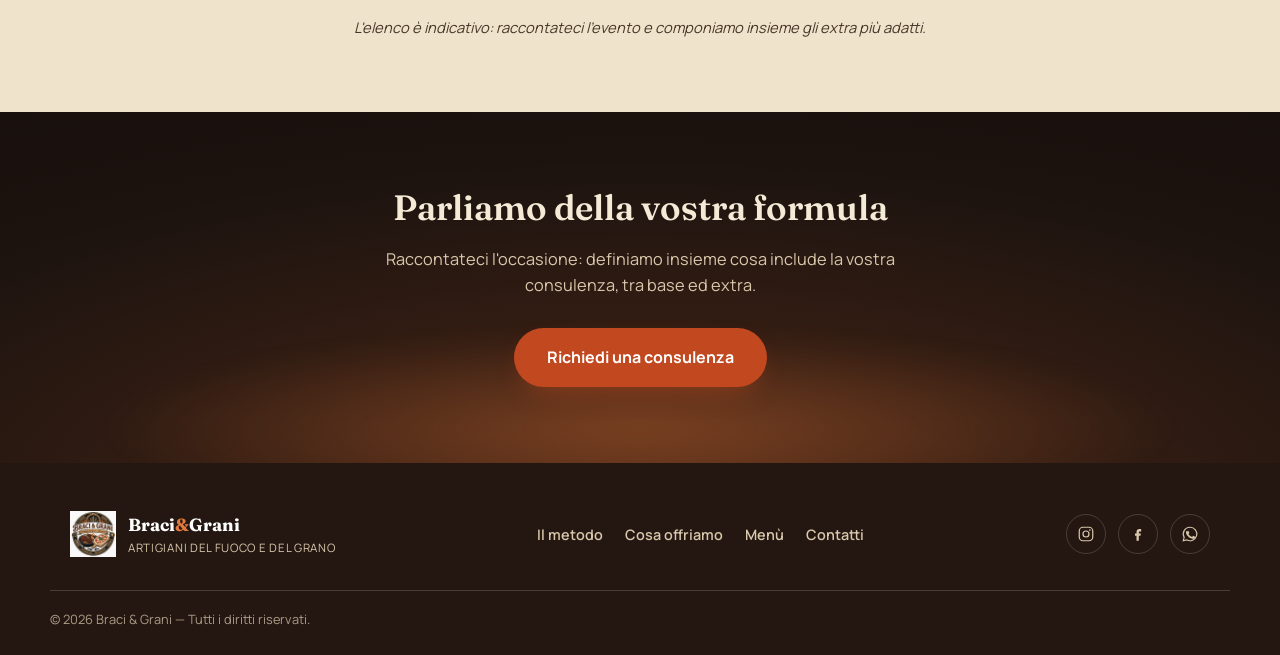
<file: servizi.html>
<!DOCTYPE html>
<html lang="it">
<head>
<meta charset="UTF-8">
<meta name="viewport" content="width=device-width, initial-scale=1.0">
<title>Braci &amp; Grani — Cosa offriamo</title>
<meta name="description" content="La formula di Braci &amp; Grani: cosa è sempre incluso nella consulenza gastronomica — scelta del menù, allestimento del buffet, cucina dal vivo — e quali extra potete aggiungere su misura.">
<link rel="icon" type="image/png" href="assets/logo-braci-e-grani.png">
<link rel="preconnect" href="https://fonts.googleapis.com">
<link rel="preconnect" href="https://fonts.gstatic.com" crossorigin>
<link href="https://fonts.googleapis.com/css2?family=Fraunces:ital,opsz,wght@0,9..144,400;0,9..144,600;0,9..144,700;1,9..144,500&family=Manrope:wght@400;500;600;700;800&display=swap" rel="stylesheet">
<link rel="stylesheet" href="css/style.css">
</head>
<body>

<a class="skip-link" href="#contenuto">Vai al contenuto</a>

<header class="site-header" id="header">
  <div class="container header-inner">
    <a class="brand" href="index.html" aria-label="Braci &amp; Grani, torna alla home">
      <img class="brand-mark" src="assets/logo-braci-e-grani.png" alt="Logo Braci &amp; Grani">
      <span class="brand-word">
        <span class="brand-name">Braci<span class="amp">&amp;</span>Grani</span>
        <span class="brand-tag">Artigiani del fuoco e del grano</span>
      </span>
    </a>

    <button class="nav-toggle" id="navToggle" aria-expanded="false" aria-controls="primaryNav" aria-label="Apri il menu di navigazione">
      <span class="nav-toggle-bar"></span>
      <span class="nav-toggle-bar"></span>
      <span class="nav-toggle-bar"></span>
    </button>

    <nav class="primary-nav" id="primaryNav" aria-label="Navigazione principale">
      <ul>
        <li><a href="index.html#metodo">Il metodo</a></li>
        <li><a href="index.html#identita">Chi siamo</a></li>
        <li><a href="servizi.html" aria-current="page">Cosa offriamo</a></li>
        <li><a href="menu.html">Menù</a></li>
        <li><a href="index.html#contatti">Contatti</a></li>
      </ul>
      <a class="btn btn-primary nav-cta" href="index.html#contatti">Richiedi una consulenza</a>
    </nav>
  </div>
</header>

<main id="contenuto">

  <!-- PAGE HEADER -->
  <section class="page-header">
    <div class="hero-glow" aria-hidden="true"></div>
    <div class="container page-header-inner">
      <p class="eyebrow eyebrow-light">Cosa offriamo</p>
      <h1 class="text-light">La formula, spiegata chiara</h1>
      <p class="page-header-sub">Niente pacchetti preconfezionati: una consulenza gastronomica con una base chiara, sempre uguale, e degli extra su misura da aggiungere solo se vi servono davvero.</p>
    </div>
  </section>

  <!-- LA FORMULA BASE -->
  <section class="section" id="formula-base">
    <div class="container">
      <div class="section-head section-head-center">
        <p class="eyebrow">La formula base</p>
        <h2>Cosa è sempre incluso</h2>
        <p class="lead lead-center">Ogni nostra consulenza parte da tre elementi fissi: è il cuore del nostro lavoro, presente in ogni proposta.</p>
      </div>

      <div class="formula-grid">
        <article class="formula-item">
          <span class="formula-icon" aria-hidden="true">
            <svg viewBox="0 0 24 24" fill="none" xmlns="http://www.w3.org/2000/svg">
              <rect x="5" y="3" width="14" height="18" rx="2" stroke="currentColor" stroke-width="1.6"/>
              <path d="M9 8h6M9 12h6M9 16h3" stroke="currentColor" stroke-width="1.6" stroke-linecap="round"/>
            </svg>
          </span>
          <h3>Scelta del menù</h3>
          <p>Costruiamo insieme il percorso tra brace e grani più adatto alla vostra occasione, agli ospiti e alla stagione.</p>
        </article>

        <article class="formula-item">
          <span class="formula-icon" aria-hidden="true">
            <svg viewBox="0 0 24 24" fill="none" xmlns="http://www.w3.org/2000/svg">
              <ellipse cx="12" cy="13" rx="9" ry="4" stroke="currentColor" stroke-width="1.6"/>
              <ellipse cx="12" cy="13" rx="4.2" ry="1.9" stroke="currentColor" stroke-width="1.6"/>
            </svg>
          </span>
          <h3>Allestimento del buffet</h3>
          <p>Portiamo e montiamo tutto il necessario per un buffet vivo e curato, pronto ad accogliere i vostri ospiti.</p>
        </article>

        <article class="formula-item">
          <span class="formula-icon" aria-hidden="true">
            <svg viewBox="0 0 24 24" fill="none" xmlns="http://www.w3.org/2000/svg">
              <path d="M12 2C7 8 5 12 5 15a7 7 0 0 0 14 0C19 10 16 6 12 2Z" fill="currentColor"/>
            </svg>
          </span>
          <h3>Cucina dal vivo</h3>
          <p>Griglia e forno lavorano davanti a voi: cuciniamo e componiamo i piatti in tempo reale, non li portiamo già pronti.</p>
        </article>
      </div>

      <div class="formula-note">
        <p><strong>Cosa non è incluso di base.</strong> Per restare concentrati su ciò che sappiamo fare meglio — cucinare dal vivo il meglio del territorio — la formula base non comprende il servizio al tavolo né le bevande. Potete aggiungerli tra gli extra qui sotto, oppure gestirli in autonomia: a voi la scelta.</p>
      </div>
    </div>
  </section>

  <!-- EXTRA SU MISURA -->
  <section class="section section-alt" id="extra">
    <div class="container">
      <div class="section-head section-head-center">
        <p class="eyebrow">Extra su misura</p>
        <h2>Completate l'esperienza come preferite</h2>
        <p class="lead lead-center">Su richiesta aggiungiamo alla formula base uno o più di questi servizi accessori.</p>
      </div>

      <div class="extras-grid">
        <article class="extra-card">
          <span class="extra-icon" aria-hidden="true">
            <svg viewBox="0 0 24 24" fill="none" xmlns="http://www.w3.org/2000/svg">
              <path d="M6 3h12l-1.2 13.5a3 3 0 0 1-3 2.7h-3.6a3 3 0 0 1-3-2.7L6 3Z" stroke="currentColor" stroke-width="1.6" stroke-linejoin="round"/>
              <path d="M12 19.2V22M9 22h6" stroke="currentColor" stroke-width="1.6" stroke-linecap="round"/>
            </svg>
          </span>
          <div>
            <h3>Bevande</h3>
            <p>Acqua, vino, birra e analcolici selezionati, per accompagnare il menù senza pensieri.</p>
          </div>
        </article>

        <article class="extra-card">
          <span class="extra-icon" aria-hidden="true">
            <svg viewBox="0 0 24 24" fill="none" xmlns="http://www.w3.org/2000/svg">
              <path d="M4 4h16l-8 9-8-9Z" stroke="currentColor" stroke-width="1.6" stroke-linejoin="round"/>
              <path d="M12 13v7M8 20h8" stroke="currentColor" stroke-width="1.6" stroke-linecap="round"/>
              <circle cx="9" cy="6.5" r="0.9" fill="currentColor"/>
            </svg>
          </span>
          <div>
            <h3>American bar</h3>
            <p>Un bartender qualificato prepara cocktail su misura per i vostri ospiti, in diretta come la nostra cucina.</p>
          </div>
        </article>

        <article class="extra-card">
          <span class="extra-icon" aria-hidden="true">
            <svg viewBox="0 0 24 24" fill="none" xmlns="http://www.w3.org/2000/svg">
              <ellipse cx="12" cy="17" rx="8" ry="2" stroke="currentColor" stroke-width="1.6"/>
              <path d="M6 17c0-4 2.7-7 6-7s6 3 6 7" stroke="currentColor" stroke-width="1.6"/>
              <path d="M12 10V7" stroke="currentColor" stroke-width="1.6" stroke-linecap="round"/>
            </svg>
          </span>
          <div>
            <h3>Servizio ai tavoli</h3>
            <p>Personale di sala dedicato per un servizio al tavolo curato, oltre al buffet a self-service.</p>
          </div>
        </article>

        <article class="extra-card">
          <span class="extra-icon" aria-hidden="true">
            <svg viewBox="0 0 24 24" fill="none" xmlns="http://www.w3.org/2000/svg">
              <path d="M12 3v4M12 17v4M3 12h4M17 12h4M6 6l2.5 2.5M15.5 15.5 18 18M18 6l-2.5 2.5M8.5 15.5 6 18" stroke="currentColor" stroke-width="1.6" stroke-linecap="round"/>
            </svg>
          </span>
          <div>
            <h3>Allestimento scenografico</h3>
            <p>Mise en place, luci e decor a tema, per un buffet che è anche scenografia dell'evento.</p>
          </div>
        </article>

        <article class="extra-card">
          <span class="extra-icon" aria-hidden="true">
            <svg viewBox="0 0 24 24" fill="none" xmlns="http://www.w3.org/2000/svg">
              <ellipse cx="12" cy="17" rx="7" ry="2" stroke="currentColor" stroke-width="1.6"/>
              <path d="M8 17V9M12 17V6M16 17V9" stroke="currentColor" stroke-width="1.6" stroke-linecap="round"/>
              <circle cx="8" cy="8" r="1" fill="currentColor"/>
              <circle cx="12" cy="5" r="1" fill="currentColor"/>
              <circle cx="16" cy="8" r="1" fill="currentColor"/>
            </svg>
          </span>
          <div>
            <h3>Aperitivo di benvenuto</h3>
            <p>Stuzzichini e finger food dal vivo per accogliere gli ospiti, mentre il gruppo si completa prima del buffet.</p>
          </div>
        </article>

        <article class="extra-card">
          <span class="extra-icon" aria-hidden="true">
            <svg viewBox="0 0 24 24" fill="none" xmlns="http://www.w3.org/2000/svg">
              <path d="M8 12h8l-1 8H9l-1-8Z" stroke="currentColor" stroke-width="1.6" stroke-linejoin="round"/>
              <path d="M7 12c0-3 2-5 5-5s5 2 5 5" stroke="currentColor" stroke-width="1.6"/>
              <circle cx="12" cy="5.5" r="1.1" fill="currentColor"/>
            </svg>
          </span>
          <div>
            <h3>Dessert station</h3>
            <p>Una postazione dolce dedicata, separata dal buffet, per chiudere in bellezza.</p>
          </div>
        </article>
      </div>

      <p class="extras-note">L'elenco è indicativo: raccontateci l'evento e componiamo insieme gli extra più adatti.</p>
    </div>
  </section>

  <!-- CTA FINALE -->
  <section class="cta-final">
    <div class="hero-glow hero-glow-cta" aria-hidden="true"></div>
    <div class="container cta-final-inner">
      <h2 class="text-light">Parliamo della vostra formula</h2>
      <p class="text-light-soft">Raccontateci l'occasione: definiamo insieme cosa include la vostra consulenza, tra base ed extra.</p>
      <a class="btn btn-primary btn-lg" href="index.html#contatti">Richiedi una consulenza</a>
    </div>
  </section>

</main>

<footer class="site-footer">
  <div class="container footer-inner">
    <div class="footer-brand">
      <img class="footer-mark" src="assets/logo-braci-e-grani.png" alt="Logo Braci &amp; Grani">
      <div>
        <p class="footer-name">Braci<span class="amp">&amp;</span>Grani</p>
        <p class="footer-tag">Artigiani del fuoco e del grano</p>
      </div>
    </div>

    <nav class="footer-nav" aria-label="Navigazione footer">
      <a href="index.html#metodo">Il metodo</a>
      <a href="servizi.html">Cosa offriamo</a>
      <a href="menu.html">Menù</a>
      <a href="index.html#contatti">Contatti</a>
    </nav>

    <ul class="social-list" aria-label="Profili social">
      <li>
        <a href="#" aria-label="Instagram Braci e Grani">
          <svg viewBox="0 0 24 24" fill="none" aria-hidden="true"><rect x="3" y="3" width="18" height="18" rx="5" stroke="currentColor" stroke-width="1.6"/><circle cx="12" cy="12" r="4" stroke="currentColor" stroke-width="1.6"/><circle cx="17.2" cy="6.8" r="1.1" fill="currentColor"/></svg>
        </a>
      </li>
      <li>
        <a href="#" aria-label="Facebook Braci e Grani">
          <svg viewBox="0 0 24 24" fill="none" aria-hidden="true"><path d="M14 8.5h2.2V5.4h-2.4c-2.3 0-3.8 1.5-3.8 3.9v2H8v3.1h2v6.6h3.1v-6.6h2.3l.4-3.1h-2.7V9.6c0-.8.4-1.1 1-1.1Z" fill="currentColor"/></svg>
        </a>
      </li>
      <li>
        <a href="#" aria-label="WhatsApp Braci e Grani">
          <svg viewBox="0 0 24 24" fill="none" aria-hidden="true"><path d="M12 3a9 9 0 0 0-7.8 13.5L3 21l4.6-1.2A9 9 0 1 0 12 3Z" stroke="currentColor" stroke-width="1.5"/><path d="M8.5 8.6c.2-.5.4-.5.7-.5h.5c.2 0 .4 0 .6.4.2.5.7 1.7.7 1.8.1.1.1.3 0 .4-.1.2-.1.3-.3.4-.1.2-.3.3-.4.5-.1.1-.3.3-.1.6.2.3.8 1.3 1.7 2.1 1.2 1 2.1 1.3 2.5 1.5.3.1.5.1.6-.1.2-.2.7-.8.9-1.1.2-.2.4-.2.6-.1.2.1 1.5.7 1.8.8.3.1.5.2.5.3.1.2.1.9-.2 1.5-.3.7-1.5 1.3-2.1 1.4-.6.1-1.1.2-3.6-.8-3-1.2-4.9-4.2-5-4.4-.1-.2-1.2-1.6-1.2-3s.7-2.2 1-2.5Z" fill="currentColor"/></svg>
        </a>
      </li>
    </ul>
  </div>

  <div class="container footer-bottom">
    <p>© 2026 Braci &amp; Grani — Tutti i diritti riservati.</p>
  </div>
</footer>

<script src="js/main.js"></script>
</body>
</html>
</file>
<file: css/style.css>
/* =========================================================
   Braci & Grani — stylesheet
   Mobile-first. Nessuna dipendenza esterna oltre Google Fonts.
   ========================================================= */

:root {
  /* Palette brand — bruno tostato, ambra del grano, terracotta brace */
  --ink: #241712;
  --ink-soft: #4a372c;
  --paper: #f7f0e2;
  --paper-alt: #efe3cb;
  --charcoal: #1c130f;
  --charcoal-alt: #291c15;
  --cream-text: #f4ead6;
  --cream-text-soft: #d9c8ab;
  --ember: #c1481f;
  --ember-dark: #93330f;
  --ember-light: #e07a3f;
  --gold: #b5843a;
  --gold-light: #ddb96d;
  --border-soft: rgba(36, 23, 18, 0.12);
  --border-light: rgba(244, 234, 214, 0.18);

  --font-display: "Fraunces", Georgia, "Times New Roman", serif;
  --font-body: "Manrope", -apple-system, BlinkMacSystemFont, "Segoe UI", Roboto, sans-serif;

  --container-w: 1180px;
  --radius: 14px;
  --shadow-soft: 0 20px 45px -25px rgba(28, 19, 15, 0.45);
}

/* ---------- Reset ---------- */
*, *::before, *::after { box-sizing: border-box; }
html { scroll-behavior: smooth; }
@media (prefers-reduced-motion: reduce) {
  html { scroll-behavior: auto; }
  *, *::before, *::after { animation-duration: 0.001ms !important; animation-iteration-count: 1 !important; transition-duration: 0.001ms !important; scroll-behavior: auto !important; }
}
html, body {
  overflow-x: hidden;
  width: 100%;
}
body {
  margin: 0;
  background: var(--paper);
  color: var(--ink);
  font-family: var(--font-body);
  font-size: 16px;
  line-height: 1.6;
  -webkit-font-smoothing: antialiased;
}
img { max-width: 100%; display: block; }
a { color: inherit; text-decoration: none; }
ul, ol { margin: 0; padding: 0; list-style: none; }
h1, h2, h3 { font-family: var(--font-display); font-weight: 600; line-height: 1.15; margin: 0 0 0.5em; color: var(--ink); }
p { margin: 0 0 1em; }
p:last-child { margin-bottom: 0; }
button { font: inherit; }

.skip-link {
  position: absolute;
  left: -999px;
  top: 0;
  background: var(--ember);
  color: #fff;
  padding: 0.8em 1.2em;
  z-index: 200;
  border-radius: 0 0 8px 0;
}
.skip-link:focus {
  left: 0;
}

a:focus-visible,
button:focus-visible {
  outline: 2px solid var(--ember);
  outline-offset: 3px;
}

.container {
  width: 100%;
  max-width: var(--container-w);
  margin: 0 auto;
  padding: 0 20px;
}

.text-light { color: var(--cream-text); }
.text-light-soft { color: var(--cream-text-soft); }

/* ---------- Eyebrow / labels ---------- */
.eyebrow {
  font-family: var(--font-body);
  font-weight: 700;
  font-size: 0.78rem;
  letter-spacing: 0.14em;
  text-transform: uppercase;
  color: var(--ember);
  margin: 0 0 0.9em;
}
.eyebrow-light { color: var(--gold-light); }

/* ---------- Buttons ---------- */
.btn {
  display: inline-flex;
  align-items: center;
  justify-content: center;
  gap: 0.5em;
  padding: 0.85em 1.6em;
  border-radius: 999px;
  font-weight: 700;
  font-size: 0.95rem;
  border: 1.5px solid transparent;
  transition: transform 0.18s ease, background-color 0.18s ease, border-color 0.18s ease, color 0.18s ease, box-shadow 0.18s ease;
  white-space: nowrap;
}
.btn:hover { transform: translateY(-2px); }
.btn-primary {
  background: var(--ember);
  color: #fff;
  box-shadow: 0 12px 28px -14px rgba(193, 72, 31, 0.7);
}
.btn-primary:hover { background: var(--ember-dark); }
.btn-outline {
  border-color: rgba(244, 234, 214, 0.55);
  color: var(--cream-text);
}
.btn-outline:hover { border-color: var(--gold-light); background: rgba(244, 234, 214, 0.08); }
.btn-outline-dark {
  border-color: var(--ink);
  color: var(--ink);
}
.btn-outline-dark:hover { background: var(--ink); color: var(--paper); }
.btn-lg { padding: 1em 2em; font-size: 1rem; }

/* =========================================================
   Header
   ========================================================= */
.site-header {
  position: sticky;
  top: 0;
  z-index: 100;
  border-bottom: 1px solid var(--border-soft);
}
/* Lo sfondo sfumato/blur vive su uno pseudo-elemento: se il backdrop-filter
   fosse sull'header stesso, diventerebbe containing block per i discendenti
   position:fixed (es. il pannello nav mobile), schiacciandoli nell'altezza
   dell'header invece di coprire tutto lo schermo. */
.site-header::before {
  content: "";
  position: absolute;
  inset: 0;
  z-index: -1;
  background: rgba(247, 240, 226, 0.92);
  backdrop-filter: blur(10px);
  -webkit-backdrop-filter: blur(10px);
}
.header-inner {
  display: flex;
  align-items: center;
  justify-content: space-between;
  gap: 16px;
  padding-top: 12px;
  padding-bottom: 12px;
}
.brand {
  display: flex;
  align-items: center;
  gap: 10px;
  min-width: 0;
}
.brand-mark {
  width: 44px;
  height: 44px;
  object-fit: contain;
  flex-shrink: 0;
}
.brand-word {
  display: flex;
  flex-direction: column;
  line-height: 1.1;
  min-width: 0;
}
.brand-name {
  font-family: var(--font-display);
  font-weight: 700;
  font-size: 1.15rem;
  color: var(--ink);
  white-space: nowrap;
}
.brand-name .amp { color: var(--ember); padding: 0 0.05em; }
.brand-tag {
  font-size: 0.62rem;
  letter-spacing: 0.08em;
  text-transform: uppercase;
  color: var(--ink-soft);
  white-space: nowrap;
  overflow: hidden;
  text-overflow: ellipsis;
}
@media (max-width: 420px) {
  /* Sul mobile più stretto teniamo solo il nome: il claim si legge nell'hero */
  .brand-tag { display: none; }
}

.nav-toggle {
  display: inline-flex;
  flex-direction: column;
  justify-content: center;
  align-items: center;
  gap: 5px;
  width: 44px;
  height: 44px;
  background: transparent;
  border: 1.5px solid var(--border-soft);
  border-radius: 10px;
  cursor: pointer;
  flex-shrink: 0;
}
.nav-toggle-bar {
  width: 20px;
  height: 2px;
  background: var(--ink);
  border-radius: 2px;
  transition: transform 0.25s ease, opacity 0.25s ease;
}
.nav-toggle[aria-expanded="true"] .nav-toggle-bar:nth-child(1) { transform: translateY(7px) rotate(45deg); }
.nav-toggle[aria-expanded="true"] .nav-toggle-bar:nth-child(2) { opacity: 0; }
.nav-toggle[aria-expanded="true"] .nav-toggle-bar:nth-child(3) { transform: translateY(-7px) rotate(-45deg); }

.primary-nav {
  position: fixed;
  inset: 0;
  top: 72px;
  background: var(--paper);
  padding: 24px 20px 40px;
  transform: translateY(-8px);
  opacity: 0;
  visibility: hidden;
  transition: opacity 0.22s ease, transform 0.22s ease, visibility 0.22s;
  overflow-y: auto;
}
.primary-nav.is-open {
  opacity: 1;
  transform: translateY(0);
  visibility: visible;
}
.primary-nav ul {
  display: flex;
  flex-direction: column;
  gap: 4px;
  margin-bottom: 24px;
}
.primary-nav a {
  display: block;
  padding: 14px 6px;
  font-weight: 600;
  font-size: 1.15rem;
  font-family: var(--font-display);
  border-bottom: 1px solid var(--border-soft);
}
.nav-cta { width: 100%; }

/* ---------- Desktop nav ---------- */
@media (min-width: 900px) {
  .nav-toggle { display: none; }
  .primary-nav {
    position: static;
    inset: auto;
    background: transparent;
    padding: 0;
    opacity: 1;
    visibility: visible;
    transform: none;
    display: flex;
    align-items: center;
    gap: 28px;
    overflow: visible;
  }
  .primary-nav ul {
    flex-direction: row;
    gap: 26px;
    margin-bottom: 0;
  }
  .primary-nav a {
    padding: 6px 0;
    font-size: 0.95rem;
    font-family: var(--font-body);
    font-weight: 600;
    border-bottom: none;
    position: relative;
  }
  .primary-nav a::after {
    content: "";
    position: absolute;
    left: 0;
    right: 100%;
    bottom: -4px;
    height: 2px;
    background: var(--ember);
    transition: right 0.2s ease;
  }
  .primary-nav a:hover::after { right: 0; }
  .nav-cta { width: auto; }
}

/* =========================================================
   Hero
   ========================================================= */
.hero {
  position: relative;
  background: radial-gradient(120% 140% at 50% -10%, #3a2417 0%, var(--charcoal) 55%, #120c09 100%);
  color: var(--cream-text);
  padding: 88px 0 76px;
  overflow: hidden;
  text-align: center;
}
.hero-glow {
  position: absolute;
  inset: -20% -10% auto -10%;
  height: 70%;
  background: radial-gradient(closest-side, rgba(225, 118, 55, 0.35), transparent 70%);
  filter: blur(10px);
  pointer-events: none;
}
.hero-embers {
  position: absolute;
  inset: 0;
  background-image:
    radial-gradient(2px 2px at 12% 82%, rgba(224, 122, 63, 0.9), transparent 60%),
    radial-gradient(2px 2px at 28% 92%, rgba(221, 185, 109, 0.8), transparent 60%),
    radial-gradient(2px 2px at 46% 88%, rgba(224, 122, 63, 0.7), transparent 60%),
    radial-gradient(2px 2px at 64% 94%, rgba(221, 185, 109, 0.7), transparent 60%),
    radial-gradient(2px 2px at 82% 86%, rgba(224, 122, 63, 0.8), transparent 60%),
    radial-gradient(1.5px 1.5px at 92% 78%, rgba(221, 185, 109, 0.6), transparent 60%);
  pointer-events: none;
  opacity: 0.9;
}
.hero-inner {
  position: relative;
  max-width: 760px;
}
.hero-title {
  font-size: clamp(2.1rem, 6vw, 3.4rem);
  color: #fff;
  margin-bottom: 0.45em;
  text-wrap: balance;
}
.hero-sub {
  font-size: clamp(1rem, 2.4vw, 1.15rem);
  color: var(--cream-text-soft);
  max-width: 620px;
  margin: 0 auto 2em;
}
.hero-actions {
  display: flex;
  flex-wrap: wrap;
  justify-content: center;
  gap: 14px;
  margin-bottom: 2.4em;
}
.hero-trust {
  display: flex;
  flex-wrap: wrap;
  justify-content: center;
  gap: 10px 22px;
  font-size: 0.82rem;
  letter-spacing: 0.02em;
  color: var(--gold-light);
}
.hero-trust li {
  display: flex;
  align-items: center;
  gap: 8px;
}
.hero-trust li::before {
  content: "";
  width: 5px;
  height: 5px;
  border-radius: 50%;
  background: var(--ember-light);
  flex-shrink: 0;
}

/* =========================================================
   Sections generiche
   ========================================================= */
.section {
  padding: 72px 0;
}
.section-alt { background: var(--paper-alt); }
.section-dark {
  background: linear-gradient(160deg, var(--charcoal) 0%, var(--charcoal-alt) 100%);
}

.section-head { max-width: 640px; margin-bottom: 2em; }
.section-head-center { max-width: 680px; margin-left: auto; margin-right: auto; text-align: center; }
.section-head h2 { font-size: clamp(1.6rem, 4vw, 2.3rem); }
.lead { font-size: 1.05rem; color: var(--ink-soft); }
.lead-center { margin: 0 auto; }

.section-split {
  display: grid;
  gap: 2.2em;
}
.section-body p { color: var(--ink-soft); }

.check-list {
  margin-top: 1.4em;
  display: flex;
  flex-direction: column;
  gap: 0.7em;
}
.check-list li {
  position: relative;
  padding-left: 1.9em;
  font-weight: 600;
  color: var(--ink);
}
.check-list li::before {
  content: "";
  position: absolute;
  left: 0;
  top: 0.35em;
  width: 16px;
  height: 16px;
  border-radius: 50%;
  background: var(--ember);
  box-shadow: 0 0 0 4px rgba(193, 72, 31, 0.15);
}

@media (min-width: 800px) {
  .section-split {
    grid-template-columns: 0.85fr 1fr;
    gap: 4em;
    align-items: start;
  }
}

/* ---------- Pillars (Brace & Grani) ---------- */
.pillars {
  display: grid;
  gap: 22px;
  margin-top: 2.4em;
}
.pillar {
  background: rgba(244, 234, 214, 0.04);
  border: 1px solid var(--border-light);
  border-radius: var(--radius);
  padding: 34px 28px;
  color: var(--cream-text-soft);
}
.pillar-icon {
  display: inline-flex;
  align-items: center;
  justify-content: center;
  width: 56px;
  height: 56px;
  border-radius: 50%;
  background: rgba(224, 122, 63, 0.14);
  color: var(--ember-light);
  margin-bottom: 1.1em;
}
.pillar-icon svg { width: 28px; height: 28px; }
.pillar h3 {
  color: #fff;
  font-size: 1.4rem;
  margin-bottom: 0.5em;
}

@media (min-width: 720px) {
  .pillars { grid-template-columns: 1fr 1fr; gap: 28px; }
}

/* ---------- Territory strip ---------- */
.territory {
  background: var(--ink);
  color: var(--cream-text);
  padding: 26px 0;
}
.territory-list {
  display: flex;
  flex-wrap: wrap;
  justify-content: center;
  gap: 14px 34px;
  text-align: center;
  font-weight: 700;
  font-size: 0.85rem;
  letter-spacing: 0.03em;
  text-transform: uppercase;
}
.territory-list li { display: flex; align-items: center; gap: 8px; }
.territory-icon { color: var(--gold-light); font-size: 0.8rem; }

/* ---------- Come funziona / steps ---------- */
.steps {
  display: grid;
  gap: 22px;
  counter-reset: step;
  margin-top: 2.4em;
}
.step {
  border-top: 3px solid var(--ember);
  padding-top: 18px;
}
.step-number {
  display: block;
  font-family: var(--font-display);
  font-size: 1.6rem;
  font-weight: 700;
  color: var(--gold);
  margin-bottom: 0.3em;
}
.step h3 { font-size: 1.15rem; margin-bottom: 0.4em; }
.step p { color: var(--ink-soft); font-size: 0.96rem; }

@media (min-width: 700px) {
  .steps { grid-template-columns: repeat(2, 1fr); gap: 32px 28px; }
}
@media (min-width: 1000px) {
  .steps { grid-template-columns: repeat(4, 1fr); }
}

/* ---------- Cards servizi ---------- */
.cards {
  display: grid;
  gap: 20px;
  margin-top: 2.4em;
}
.card {
  background: #fff;
  border: 1px solid var(--border-soft);
  border-radius: var(--radius);
  padding: 28px 26px;
  box-shadow: var(--shadow-soft);
}
.card h3 { font-size: 1.15rem; margin-bottom: 0.5em; color: var(--ember-dark); }
.card p { color: var(--ink-soft); font-size: 0.95rem; }

@media (min-width: 640px) {
  .cards { grid-template-columns: repeat(2, 1fr); }
}
@media (min-width: 1000px) {
  .cards { grid-template-columns: repeat(4, 1fr); }
}

.section-cta {
  margin-top: 2.6em;
  text-align: center;
}
.section-cta-multi {
  display: flex;
  flex-wrap: wrap;
  justify-content: center;
  gap: 14px;
}

/* ---------- CTA finale ---------- */
.cta-final {
  position: relative;
  background: radial-gradient(120% 160% at 50% 110%, #4a2717 0%, var(--charcoal) 60%, #140d0a 100%);
  padding: 76px 0;
  text-align: center;
  overflow: hidden;
}
.hero-glow-cta {
  inset: auto -10% -30% -10%;
  height: 80%;
}
.cta-final-inner { position: relative; max-width: 640px; margin: 0 auto; }
.cta-final h2 { font-size: clamp(1.6rem, 4.4vw, 2.2rem); margin-bottom: 0.5em; }
.cta-final p { margin-bottom: 1.8em; font-size: 1.02rem; }

/* ---------- Contatti ---------- */
.contact-inner {
  display: grid;
  gap: 2.2em;
}
.contact-list {
  display: flex;
  flex-direction: column;
  gap: 1.4em;
}
.contact-list a { font-weight: 700; color: var(--ember-dark); font-size: 1.05rem; }
.contact-list a:hover { text-decoration: underline; }
.contact-label {
  display: block;
  font-size: 0.75rem;
  font-weight: 700;
  letter-spacing: 0.08em;
  text-transform: uppercase;
  color: var(--ink-soft);
  margin-bottom: 0.35em;
}

@media (min-width: 800px) {
  .contact-inner { grid-template-columns: 1fr 1fr; align-items: start; gap: 4em; }
}

/* =========================================================
   Footer
   ========================================================= */
.site-footer {
  background: var(--ink);
  color: var(--cream-text-soft);
  padding-top: 48px;
}
.footer-inner {
  display: flex;
  flex-direction: column;
  gap: 28px;
  padding-bottom: 32px;
  border-bottom: 1px solid var(--border-light);
}
.footer-brand {
  display: flex;
  align-items: center;
  gap: 12px;
}
.footer-mark { width: 46px; height: 46px; object-fit: contain; }
.footer-name {
  font-family: var(--font-display);
  font-weight: 700;
  font-size: 1.1rem;
  color: #fff;
  margin: 0;
}
.footer-name .amp { color: var(--ember-light); }
.footer-tag {
  font-size: 0.72rem;
  letter-spacing: 0.06em;
  text-transform: uppercase;
  margin: 0;
  color: var(--cream-text-soft);
}
.footer-nav {
  display: flex;
  flex-wrap: wrap;
  gap: 14px 22px;
  font-size: 0.9rem;
  font-weight: 600;
}
.footer-nav a:hover { color: #fff; }

.social-list {
  display: flex;
  gap: 12px;
}
.social-list a {
  display: inline-flex;
  align-items: center;
  justify-content: center;
  width: 40px;
  height: 40px;
  border-radius: 50%;
  border: 1.5px solid var(--border-light);
  color: var(--cream-text-soft);
  transition: border-color 0.18s ease, color 0.18s ease, background-color 0.18s ease;
}
.social-list a svg { width: 18px; height: 18px; }
.social-list a:hover {
  border-color: var(--ember-light);
  color: #fff;
  background: rgba(224, 122, 63, 0.15);
}

.footer-bottom {
  padding: 18px 0 26px;
  font-size: 0.8rem;
  color: var(--cream-text-soft);
  opacity: 0.75;
}

@media (min-width: 780px) {
  .footer-inner {
    flex-direction: row;
    align-items: center;
    justify-content: space-between;
  }
}

/* =========================================================
   Reveal on scroll (attivato via JS, con fallback statico)
   ========================================================= */
.reveal {
  opacity: 0;
  transform: translateY(18px);
  transition: opacity 0.6s ease, transform 0.6s ease;
}
.reveal-visible {
  opacity: 1;
  transform: none;
}

/* =========================================================
   Pagina Menù
   ========================================================= */
.page-header {
  position: relative;
  background: radial-gradient(120% 140% at 50% -10%, #3a2417 0%, var(--charcoal) 55%, #120c09 100%);
  padding: 64px 0 56px;
  text-align: center;
  overflow: hidden;
}
.page-header-inner { position: relative; max-width: 680px; margin: 0 auto; }
.page-header-inner h1 { font-size: clamp(1.9rem, 5vw, 2.7rem); margin-bottom: 0.5em; }
.page-header-sub { color: var(--cream-text-soft); font-size: 1.02rem; }

.menu-scale {
  display: flex;
  align-items: center;
  justify-content: center;
  gap: 10px;
  font-size: 0.78rem;
  font-weight: 700;
  letter-spacing: 0.12em;
  text-transform: uppercase;
  color: var(--ink-soft);
  margin-bottom: 2.2em;
}
.menu-scale-arrow { color: var(--ember); font-size: 1rem; }

.menu-group-label {
  text-align: center;
  font-weight: 700;
  font-size: 0.8rem;
  letter-spacing: 0.1em;
  text-transform: uppercase;
  color: var(--ink-soft);
  margin: 0 0 1.6em;
}
.menu-group-label-grow { margin-top: 3.2em; }

.menu-pair-grid {
  display: grid;
  gap: 20px;
  align-items: stretch;
}
@media (min-width: 760px) {
  .menu-pair-grid { grid-template-columns: 1fr auto 1fr; gap: 24px; }
}

.menu-or {
  display: flex;
  align-items: center;
  justify-content: center;
  padding: 4px 0;
}
.menu-or span {
  background: var(--paper-alt);
  border: 1px solid var(--border-soft);
  border-radius: 999px;
  padding: 8px 18px;
  font-size: 0.75rem;
  font-weight: 700;
  letter-spacing: 0.08em;
  text-transform: uppercase;
  color: var(--gold);
  white-space: nowrap;
}

.menu-grid {
  display: grid;
  gap: 22px;
}
@media (min-width: 640px) {
  .menu-grid { grid-template-columns: repeat(2, 1fr); }
}
@media (min-width: 1000px) {
  .menu-grid { grid-template-columns: repeat(3, 1fr); }
}

.menu-card {
  position: relative;
  background: #fff;
  border: 1px solid var(--border-soft);
  border-radius: var(--radius);
  padding: 30px 24px;
  box-shadow: var(--shadow-soft);
  display: flex;
  flex-direction: column;
}
.menu-card-featured {
  border: 1.5px solid var(--gold);
  background: linear-gradient(180deg, #fffaf0 0%, #fff 100%);
  box-shadow: 0 24px 50px -20px rgba(181, 132, 58, 0.45);
}
.menu-featured-flag {
  position: absolute;
  top: -13px;
  left: 24px;
  background: var(--ember);
  color: #fff;
  font-size: 0.68rem;
  font-weight: 700;
  letter-spacing: 0.06em;
  text-transform: uppercase;
  padding: 5px 12px;
  border-radius: 999px;
  box-shadow: 0 8px 16px -6px rgba(193, 72, 31, 0.6);
}

.menu-meter {
  display: flex;
  gap: 5px;
  margin-bottom: 1em;
}
.menu-meter span {
  height: 5px;
  flex: 1;
  border-radius: 3px;
  background: var(--border-soft);
}
.menu-meter span.on {
  background: linear-gradient(90deg, var(--gold) 0%, var(--ember) 100%);
}

.menu-kicker {
  font-size: 0.72rem;
  font-weight: 700;
  letter-spacing: 0.08em;
  text-transform: uppercase;
  color: var(--ink-soft);
  margin-bottom: 0.6em;
}
.menu-card-head h2 { font-size: 1.35rem; margin-bottom: 0.35em; }
.menu-tagline {
  font-style: italic;
  color: var(--ink-soft);
  font-size: 0.9rem;
  padding-bottom: 1.3em;
  margin-bottom: 1.3em;
  border-bottom: 1px solid var(--border-soft);
}

.menu-card-body {
  display: flex;
  flex-direction: column;
  gap: 1.1em;
}
.menu-course-label {
  font-size: 0.7rem;
  font-weight: 700;
  letter-spacing: 0.08em;
  text-transform: uppercase;
  color: var(--ember-dark);
  margin-bottom: 0.4em;
}
.menu-course-item {
  font-size: 0.94rem;
  color: var(--ink);
  margin: 0 0 0.25em;
}
.menu-course-item:last-child { margin-bottom: 0; }

/* ---------- Callout "come funzionano i menù" ---------- */
.callout {
  max-width: 720px;
  margin: 0 auto;
  text-align: center;
}
.callout .eyebrow { justify-content: center; }
.callout .lead { margin: 0 auto 1em; }
.callout p:not(.lead) { color: var(--ink-soft); }
.callout .section-cta { margin-top: 2em; }

/* =========================================================
   Pagina Servizi
   ========================================================= */

/* ---------- La formula base ---------- */
.formula-grid {
  display: grid;
  gap: 22px;
  margin-top: 2.4em;
}
@media (min-width: 720px) {
  .formula-grid { grid-template-columns: repeat(3, 1fr); }
}
.formula-item {
  background: #fff;
  border: 1px solid var(--border-soft);
  border-radius: var(--radius);
  padding: 28px 24px;
  box-shadow: var(--shadow-soft);
}
.formula-icon {
  display: inline-flex;
  align-items: center;
  justify-content: center;
  width: 52px;
  height: 52px;
  border-radius: 50%;
  background: rgba(193, 72, 31, 0.1);
  color: var(--ember-dark);
  margin-bottom: 1em;
}
.formula-icon svg { width: 26px; height: 26px; }
.formula-item h3 { font-size: 1.1rem; margin-bottom: 0.4em; }
.formula-item p { color: var(--ink-soft); font-size: 0.94rem; }

.formula-note {
  margin-top: 2.4em;
  background: var(--paper-alt);
  border: 1px dashed var(--border-soft);
  border-radius: var(--radius);
  padding: 24px 26px;
}
.formula-note p { color: var(--ink-soft); font-size: 0.95rem; }
.formula-note strong { color: var(--ink); }

/* ---------- Extra su misura ---------- */
.extras-grid {
  display: grid;
  gap: 20px;
  margin-top: 2.4em;
}
@media (min-width: 640px) {
  .extras-grid { grid-template-columns: repeat(2, 1fr); }
}
@media (min-width: 1020px) {
  .extras-grid { grid-template-columns: repeat(3, 1fr); }
}
.extra-card {
  display: flex;
  gap: 16px;
  background: var(--paper);
  border: 1px solid var(--border-soft);
  border-radius: var(--radius);
  padding: 22px;
}
.extra-icon {
  flex-shrink: 0;
  display: inline-flex;
  align-items: center;
  justify-content: center;
  width: 44px;
  height: 44px;
  border-radius: 50%;
  background: rgba(181, 132, 58, 0.14);
  color: var(--gold);
}
.extra-icon svg { width: 22px; height: 22px; }
.extra-card h3 { font-size: 1.02rem; margin-bottom: 0.3em; }
.extra-card p { color: var(--ink-soft); font-size: 0.9rem; }

.extras-note {
  margin-top: 2em;
  text-align: center;
  color: var(--ink-soft);
  font-size: 0.92rem;
  font-style: italic;
}
</file>
